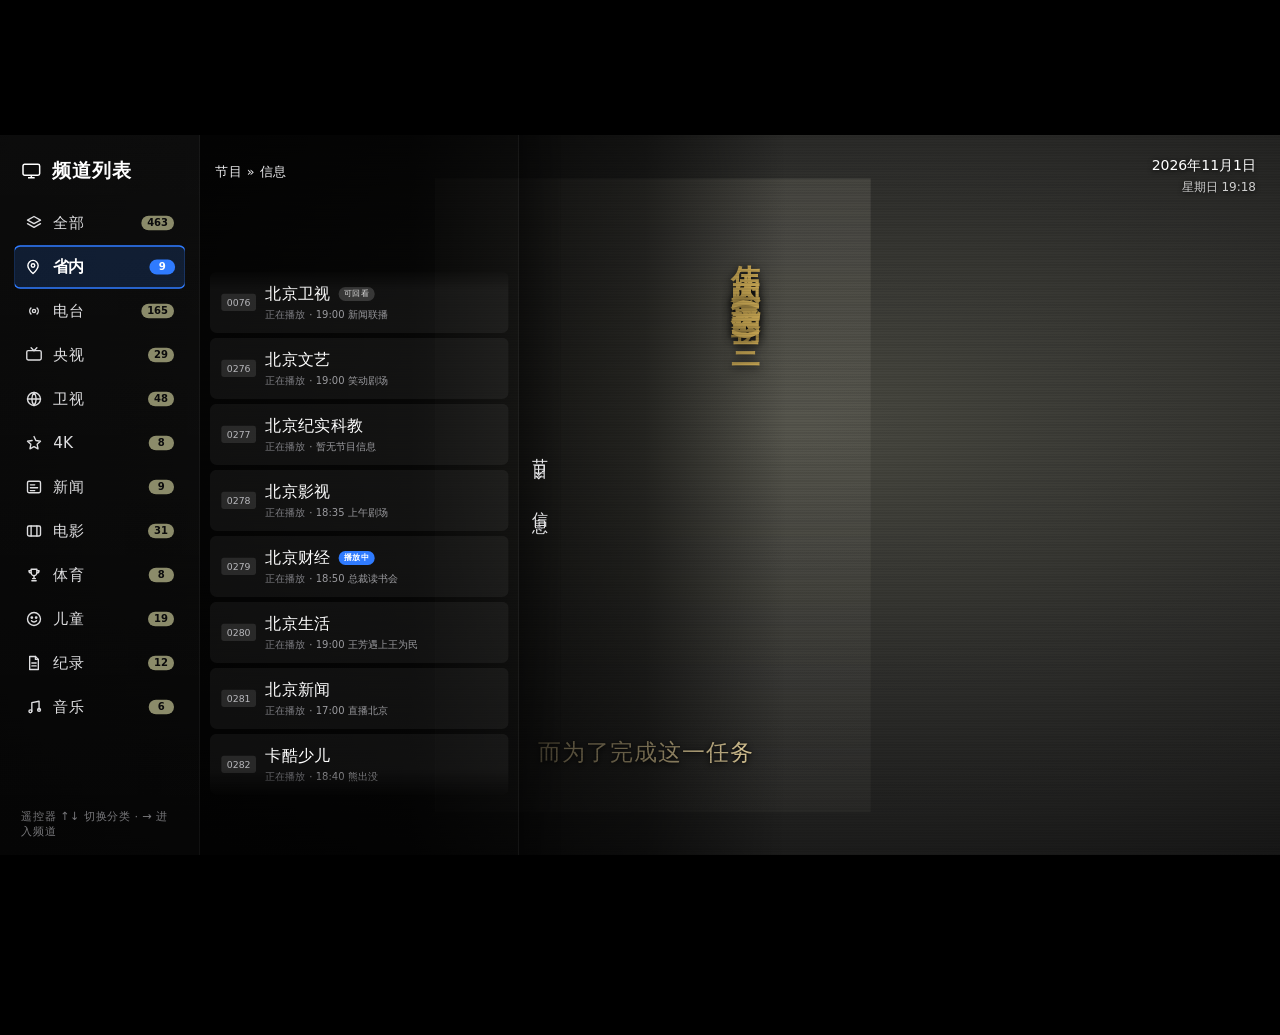
<file: preview/proto.html>
<!DOCTYPE html>
<html lang="zh-CN"><head><meta charset="utf-8">
<title>TV 播放器 UI 原型 1920x1080</title>
<style>
:root{
  --bg:#0b0b0c; --panel:rgba(255,255,255,.055); --panel2:rgba(255,255,255,.09);
  --line:rgba(255,255,255,.07); --txt:#fff; --sub:#9a9a9e;
  --focus:#2f7bff; --gold:#c9a227;
}
*{margin:0;padding:0;box-sizing:border-box;-webkit-font-smoothing:antialiased}
html,body{background:#000;height:100%;width:100%;overflow:hidden;display:flex;align-items:center;justify-content:center;
  font-family:"Noto Sans SC","PingFang SC",system-ui,sans-serif;color:var(--txt)}
#root{flex:none;width:1920px;height:1080px;background:var(--bg);position:relative;overflow:hidden;transform-origin:center center}

/* ---------- 播放层（铺满，最底层）---------- */
#video{position:absolute;inset:0;background:
  radial-gradient(120% 90% at 62% 40%, #4a4a42 0%, #2a2a28 45%, #141414 78%, #0b0b0c 100%);}
#video::after{content:"";position:absolute;inset:0;background:
  repeating-linear-gradient(0deg, rgba(0,0,0,.16) 0 2px, transparent 2px 4px);opacity:.5}
#video .pic{position:absolute;left:34%;top:6%;width:34%;height:88%;
  background:linear-gradient(180deg,rgba(190,185,170,.16),rgba(120,118,110,.10));
  border-left:1px solid rgba(255,255,255,.08);filter:blur(.3px)}
#video .pic b{position:absolute;writing-mode:vertical-rl;font-size:44px;letter-spacing:12px;
  color:#d8b45a;right:24%;top:10%;text-shadow:0 2px 14px rgba(0,0,0,.8);font-weight:700}
#video .sub{position:absolute;left:42%;bottom:12%;font-size:34px;color:#ffe9b0;
  text-shadow:0 3px 10px #000,0 0 2px #000;letter-spacing:2px}

/* ---------- 时间（右上）---------- */
#clock{position:absolute;right:36px;top:30px;text-align:right;z-index:40;
  font-size:21px;line-height:1.5;text-shadow:0 2px 8px rgba(0,0,0,.9)}
#clock i{font-style:normal;color:#cfcfcf;font-size:18px}

/* ---------- 遮罩：面板后面那层压暗 ---------- */
#scrim{position:absolute;left:0;top:0;bottom:0;width:1180px;z-index:5;pointer-events:none;
  background:linear-gradient(90deg,rgba(0,0,0,.94) 0%,rgba(0,0,0,.88) 52%,rgba(0,0,0,.55) 82%,rgba(0,0,0,0) 100%);
  transition:opacity .28s ease}
#root.peek #scrim{opacity:.25}

/* ---------- 三栏 ---------- */
#nav{position:absolute;left:0;top:0;bottom:0;width:300px;z-index:20;padding:34px 22px 0;
  background:linear-gradient(180deg,rgba(255,255,255,.04),rgba(255,255,255,.015));
  border-right:1px solid var(--line);display:flex;flex-direction:column}
#nav .hd{display:flex;align-items:center;gap:16px;padding:0 10px 26px;font-size:29px;font-weight:600;letter-spacing:1px}
#nav .hd svg{width:30px;height:30px}
#nav .list{flex:1;overflow:hidden;display:flex;flex-direction:column;gap:2px}
.nitem{height:64px;border-radius:10px;display:flex;align-items:center;gap:16px;padding:0 16px;
  font-size:23px;color:#dedee0;transition:background .16s,color .16s,transform .16s;position:relative}
.nitem svg{width:26px;height:26px;flex:none}
.nitem .nm{flex:1}
.nitem .ct{font-size:15px;font-weight:700;color:#0b0b0c;background:#8b8b6a;
  border-radius:20px;padding:2px 9px;min-width:38px;text-align:center}
.nitem.on{background:rgba(255,255,255,.10);color:#fff;font-weight:600}
.nitem.foc{background:rgba(47,123,255,.16);outline:2px solid var(--focus);
  outline-offset:-2px;transform:scale(1.015)}
.nitem.foc .ct{background:#2f7bff;color:#fff}
#nav .ft{padding:14px 10px 24px;font-size:17px;color:#77777a;letter-spacing:.5px}

/* 中栏 */
#chan{position:absolute;left:301px;top:0;bottom:0;width:476px;z-index:20;padding:26px 0 0}
#chan .hd{height:60px;display:flex;align-items:center;gap:10px;padding:0 22px;color:#ececee;
  font-size:19px;letter-spacing:1px}
.cyc{position:relative;flex:1;overflow:hidden;
  -webkit-mask-image:linear-gradient(180deg,transparent 0,#000 34px,#000 calc(100% - 46px),transparent 100%);
          mask-image:linear-gradient(180deg,transparent 0,#000 34px,#000 calc(100% - 46px),transparent 100%)}
.citem{height:92px;margin:7px 14px;padding:0 16px;border-radius:10px;display:flex;align-items:center;gap:14px;
  background:rgba(255,255,255,.05);border:1px solid transparent;transition:background .16s,border-color .16s,transform .16s}
.citem .no{width:52px;height:26px;border-radius:4px;background:rgba(255,255,255,.10);
  font-size:14px;color:#b9b9bd;display:flex;align-items:center;justify-content:center;flex:none}
.citem .body{flex:1;min-width:0}
.citem .t1{font-size:24px;letter-spacing:.5px;display:flex;align-items:center;gap:12px}
.badge{font-size:12px;padding:2px 8px;border-radius:10px;background:#2f7bff;color:#fff;font-weight:600}
.badge.gray{background:rgba(255,255,255,.16);color:#ddd;font-weight:500}
.citem .t2{font-size:15px;color:#9a9a9e;margin-top:7px;white-space:nowrap;overflow:hidden;text-overflow:ellipsis}
.citem .t2 em{font-style:normal;color:#7f7f84;margin-right:6px}
.citem.right{justify-content:flex-end;background:transparent;border-color:transparent}

/* ---------- 节目信息轨 ---------- */
#eps{position:absolute;left:777px;top:0;bottom:0;width:64px;z-index:20;
  display:flex;flex-direction:column;align-items:center;justify-content:center;gap:0;
  border-left:1px solid rgba(255,255,255,.09);
  background:linear-gradient(90deg,rgba(0,0,0,.35),rgba(0,0,0,.05));
  transition:opacity .28s}
#eps .t{writing-mode:vertical-rl;font-size:24px;letter-spacing:10px;color:#e8e8ea;
  display:flex;align-items:center;gap:6px}
#eps .ar{color:#8e8e93;font-size:18px;letter-spacing:0;margin:14px 0}

#root.peek #eps{opacity:0}
#root.peek #nav,#root.peek #chan{opacity:0}
#nav,#chan{transition:opacity .26s ease}

/* ---------- 设置弹窗 ---------- */
#dlg{position:absolute;left:50%;top:96px;transform:translateX(-50%) scale(.97);width:1300px;z-index:80;
  background:#232426;border:1px solid rgba(255,255,255,.10);border-radius:6px;
  box-shadow:0 24px 80px rgba(0,0,0,.75);opacity:0;pointer-events:none;transition:opacity .18s,transform .18s}
#root.dlg #dlg{opacity:1;pointer-events:auto;transform:translateX(-50%) scale(1)}
#dlg .bar{height:76px;display:flex;align-items:center;padding:0 24px;gap:10px;
  border-bottom:1px solid rgba(255,255,255,.10)}
#dlg .gear{width:30px;height:30px;color:#3b82f6;margin-right:16px}
.tab{height:52px;padding:0 26px;border-radius:4px;display:flex;align-items:center;
  font-size:21px;color:#d6d6d8;background:transparent;border:1px solid transparent}
.tab.on{color:#fff;font-weight:600;background:rgba(255,255,255,.06)}
.tab.foc{outline:2px solid #fff;outline-offset:-2px;color:#fff}
#dlg .ver{margin-left:auto;color:#9a9a9e;font-size:20px}
#dlg .x{width:44px;height:44px;display:flex;align-items:center;justify-content:center;
  font-size:26px;color:#d0d0d2;border-radius:4px}
#dlg .x.foc{outline:2px solid #fff;outline-offset:-2px;color:#fff}
#dlg .rows{padding:18px 24px 10px;max-height:800px;overflow:hidden}
.row{min-height:82px;display:flex;align-items:center;padding:0 18px;border-radius:4px;
  background:#2b2c2e;margin-bottom:12px;transition:background .14s,outline-color .14s;
  outline:2px solid transparent;outline-offset:-2px}
.row.foc{outline-color:#fff}
.row .lb{width:360px;flex:none}
.row .lb b{font-size:23px;font-weight:600;display:block}
.row .lb span{font-size:16px;color:#93939a;display:block;margin-top:5px}
.row .seg{margin-left:auto;display:flex;gap:12px}
.opt{height:50px;min-width:86px;padding:0 20px;border-radius:4px;background:#3a3b3e;
  display:flex;align-items:center;justify-content:center;gap:8px;font-size:20px;color:#e6e6e8}
.opt.sel{background:#31543a;color:#eaf7ee}
.opt.sel .chk{color:#4ade80;font-size:18px}
.opt.foc{outline:2px solid #fff;outline-offset:-2px}
#dlg .foot{height:62px;display:flex;align-items:center;gap:10px;padding:0 24px;
  border-top:1px solid rgba(255,255,255,.10);color:#b9b9bd;font-size:17px}
#dlg .foot .i{width:20px;height:20px;border-radius:50%;background:#3b82f6;color:#fff;
  font-size:13px;display:flex;align-items:center;justify-content:center;margin-right:4px}
#dlg .foot .r{margin-left:auto}
</style></head>
<body>
<div id="root">
  <div id="video"><div class="pic"><b>伟大的抗美援朝(三)</b></div>
    <div class="sub">而为了完成这一任务</div></div>
  <div id="scrim"></div>

  <div id="clock">2026年11月1日<br><i>星期日 19:18</i></div>

  <nav id="nav">
    <div class="hd">
      <svg viewBox="0 0 24 24" fill="none" stroke="#fff" stroke-width="1.8"><rect x="2" y="4" width="20" height="13" rx="2"/><path d="M8 20h8M12 17v3"/></svg>
      频道列表
    </div>
    <div class="list" id="navlist"></div>
    <div class="ft">遥控器 ↑↓ 切换分类 · → 进入频道</div>
  </nav>

  <div id="chan">
    <div class="hd">节目 » 信息</div>
    <div class="cyc" id="chlist"></div>
  </div>


  <div id="dlg">
    <div class="bar">
      <svg class="gear" viewBox="0 0 24 24" fill="none" stroke="currentColor" stroke-width="1.8">
        <circle cx="12" cy="12" r="3.2"/><path d="M12 2.5v3M12 18.5v3M2.5 12h3M18.5 12h3M5 5l2.1 2.1M16.9 16.9L19 19M19 5l-2.1 2.1M7.1 16.9L5 19"/></svg>
      <div class="tab">账户登录</div>
      <div class="tab on foc">播放设置</div>
      <div class="tab">手机助手</div>
      <div class="ver">v1.1.7</div>
      <div class="x">✕</div>
    </div>
    <div class="rows" id="rows"></div>
    <div class="foot"><span class="i">i</span>白框 = 当前焦点；打勾 = 已选中的值
      <span class="r">按 OK(Enter) 键修改配置，按 ESC 返回主画面</span></div>
  </div>
  <div id="eps"><div class="t">节目 » 信息</div><div class="ar">»</div></div>
</div>

<script>
const NAV=[
 ["全部","463","stack"],["省内","9","pin"],["电台","165","radio"],["央视","29","tv"],
 ["卫视","48","sat"],["4K","8","star"],["新闻","9","news"],["电影","31","film"],
 ["体育","8","cup"],["儿童","19","smile"],["纪录","12","doc"],["音乐","6","note"]
];
const ICO={
 stack:'<path d="M12 3l9 5-9 5-9-5 9-5z"/><path d="M3 13l9 5 9-5"/>',
 pin:'<path d="M12 21s7-6.4 7-11a7 7 0 10-14 0c0 4.6 7 11 7 11z"/><circle cx="12" cy="10" r="2.4"/>',
 radio:'<circle cx="12" cy="12" r="2.2"/><path d="M7.8 7.8a6 6 0 000 8.4M16.2 7.8a6 6 0 010 8.4"/>',
 tv:'<rect x="2" y="6" width="20" height="13" rx="2"/><path d="M8 2l4 4 4-4"/>',
 sat:'<circle cx="12" cy="12" r="9"/><path d="M3 12h18M12 3a15 15 0 010 18M12 3a15 15 0 000 18"/>',
 star:'<path d="M12 3l2.6 5.6L21 9.6l-4.6 4.2 1.2 6.2L12 17l-5.6 3 1.2-6.2L3 9.6l6.4-1"/>',
 news:'<rect x="3" y="4" width="18" height="16" rx="2"/><path d="M7 9h6M7 13h10M7 17h6"/>',
 film:'<rect x="3" y="5" width="18" height="14" rx="2"/><path d="M8 5v14M16 5v14"/>',
 cup:'<path d="M8 4h8v5a4 4 0 01-8 0V4z"/><path d="M8 6H5a3 3 0 003 3M16 6h3a3 3 0 01-3 3M10 17h4M12 13v4M9 20h6"/>',
 smile:'<circle cx="12" cy="12" r="9"/><path d="M8.5 14.5a4.6 4.6 0 007 0"/><circle cx="9" cy="10" r="1"/><circle cx="15" cy="10" r="1"/>',
 doc:'<path d="M6 3h8l4 4v14H6z"/><path d="M14 3v4h4M9 12h6M9 16h6"/>',
 note:'<path d="M9 18V6l10-2v12"/><circle cx="7" cy="18" r="2"/><circle cx="19" cy="16" r="2"/>'
};
const CHAN_BJ=[
 ["0076","北京卫视","正在播放 · 19:00 新闻联播","回看"],
 ["0276","北京文艺","正在播放 · 19:00 笑动剧场",""],
 ["0277","北京纪实科教","正在播放 · 暂无节目信息",""],
 ["0278","北京影视","正在播放 · 18:35 上午剧场",""],
 ["0279","北京财经","正在播放 · 18:50 总裁读书会","播放中"],
 ["0280","北京生活","正在播放 · 19:00 王芳遇上王为民",""],
 ["0281","北京新闻","正在播放 · 17:00 直播北京",""],
 ["0282","卡酷少儿","正在播放 · 18:40 熊出没",""]
];
const CHAN_ALL=[["0001","CCTV-1 综合","正在播放 · 19:00 新闻联播",""],["0002","CCTV-2 财经","正在播放 · 19:00 经济半小时",""],["0003","CCTV-5 体育","正在播放 · 19:30 体育新闻",""],["0005","CCTV-5+ 体育赛事","正在播放 · 19:00 赛事直播",""],["0006","CCTV-6 电影","正在播放 · 19:30 佳片有约",""],["0009","CCTV-9 纪录","正在播放 · 19:00 大美中国",""],["0013","CCTV-13 新闻","正在播放 · 19:00 新闻联播","回看"],["0017","CCTV-17 农业","正在播放 · 19:00 乡土",""],["0201","湖南卫视","正在播放 · 19:30 金鹰独播剧场",""],["0203","浙江卫视","正在播放 · 19:00 奔跑吧",""],["0208","东方卫视","正在播放 · 19:00 东方新闻",""],["0212","江苏卫视","正在播放 · 19:00 幸福剧场",""]];
let navFocus=1, chFocus=0;

function svg(p){return '<svg viewBox="0 0 24 24" fill="none" stroke="currentColor" stroke-width="1.9" stroke-linecap="round" stroke-linejoin="round">'+p+'</svg>';}

const nl=document.getElementById('navlist');
NAV.forEach((n,i)=>{
  const d=document.createElement('div');
  d.className='nitem'+(i===1?' on':'');
  d.innerHTML=svg(ICO[n[2]])+'<span class="nm">'+n[0]+'</span><span class="ct">'+n[1]+'</span>';
  nl.appendChild(d);
});
const cl=document.getElementById('chlist');
let DATA=CHAN_BJ;
function renderList(){
  cl.innerHTML=''; cl.style.transform='translateY(0)';
  DATA.forEach((c,i)=>{
    const d=document.createElement('div'); d.className='citem';
    let b='';
    if(c[3]==='回看') b='<span class="badge gray">可回看</span>';
    if(c[3]==='播放中') b='<span class="badge">播放中</span>';
    d.innerHTML='<div class="no">'+c[0]+'</div><div class="body"><div class="t1">'+c[1]+b+
      '</div><div class="t2"><em>正在播放</em>· '+c[2].replace('正在播放 · ','')+'</div></div>';
    cl.appendChild(d);
  });
  paint();
}
renderList();

function paint(){
  [...nl.children].forEach((e,i)=>e.classList.toggle('foc', i===navFocus));
  [...cl.children].forEach((e,i)=>e.classList.toggle('foc', i===chFocus));
  // 焦点保持可见：简单滚动
  const h=document.getElementById('chan').clientHeight;
  const itemH=106, cy=chFocus*itemH+40;
  let off=0;
  if(cy>h/2+80) off=-(cy-h/2-80);
  if(off<0) off=Math.min(0, off);
  cl.style.transform='translateY('+Math.max(off, -(cl.children.length*itemH-h+120))+'px)';
  cl.style.transition='transform .22s cubic-bezier(.2,.8,.3,1)';
}
paint();

function pickCat(){
  const name=NAV[navFocus][0];
  DATA = (name==='全部'||name==='省内') ? CHAN_BJ : CHAN_ALL;
  chFocus=0; renderList();
  [...nl.children].forEach((e,i)=>e.classList.toggle('on', i===navFocus));
}
// 键盘操作：←→ 切栏，↑↓ 移动，空格/回车 进入播放
let col=1; // 0=nav 1=chan
document.addEventListener('keydown',e=>{
  if(e.key==='ArrowLeft'){ if(col===1){col=0;} }
  else if(e.key==='ArrowRight'){ col=1; }
  else if(e.key==='ArrowUp'){ if(col===0) navFocus=Math.max(0,navFocus-1); else chFocus=Math.max(0,chFocus-1); }
  else if(e.key==='ArrowDown'){ if(col===0) navFocus=Math.min(NAV.length-1,navFocus+1); else chFocus=Math.min(CHAN.length-1,chFocus+1); }
  else if(e.key==='Enter'||e.key===' '){ if(col===0){ pickCat(); } }
  else if(e.key==='Escape'){ document.getElementById('root').classList.toggle('peek'); }
  if(e.key==='e'||e.key==='E'){ document.getElementById('root').classList.add('dlg'); renderSettings(); }
  if(col===0){ [...nl.children].forEach((e,i)=>e.classList.toggle('foc', i===navFocus)); [...cl.children].forEach(e=>e.classList.remove('foc')); }
  else paint();
  e.preventDefault();
});
// 点一下 = 模拟按 Esc 隐藏面板看视频
document.getElementById('root').addEventListener('click',()=>document.getElementById('root').classList.toggle('peek'));


/* ============ 设置页数据（按实际界面字段） ============ */
const SETTINGS=[
 {k:'画面比例', v:['自动适应','16:9','4:3','原始','铺满'], sel:0},
 {k:'EPG显示', v:['居左','居中'], sel:0},
 {k:'上下换台反转', v:['已开启 (ON)'], sel:0, d:'当前：下键上一个，上键下一个'},
 {k:'换台显示', v:['台号+EPG','台号','EPG'], sel:0, d:'换台时：台号和节目框 / 只台号 / 只节目框'},
 {k:'左右按键', v:['查看 EPG 回看','切源'], sel:0, d:'直播：左右键时移/出 EPG（默认）'},
 {k:'网速显示', v:['显示','隐藏'], sel:0},
 {k:'开机自动播放', v:['开启','关闭'], sel:1},
 {k:'解码方式', v:['硬件','软件'], sel:0, d:'低性能盒子软解会掉帧，仅在花屏时切换'}
];
let setRow=0, setOpt=0;
function renderSettings(){
  const w=document.getElementById('rows'); w.innerHTML='';
  SETTINGS.forEach((it,ri)=>{
    const r=document.createElement('div'); r.className='row'+(ri===setRow?' foc':'');
    let h='<div class="lb"><b>'+it.k+'</b>'+(it.d?'<span>'+it.d+'</span>':'')+'</div><div class="seg">';
    it.v.forEach((o,oi)=>{
      const on=oi===it.sel, fo=(ri===setRow&&oi===setOpt);
      h+='<div class="opt'+(on?' sel':'')+(fo?' foc':'')+'">'+(on?'<span class="chk">✓</span>':'')+o+'</div>';
    });
    h+='</div>';
    r.innerHTML=h; w.appendChild(r);
  });
}
/* 设置页键盘 */
document.addEventListener('keydown',e=>{
  const root=document.getElementById('root');
  if(!root.classList.contains('dlg')) return;
  if(e.key==='Escape'){ root.classList.remove('dlg'); return; }
  if(e.key==='ArrowUp')   setRow=(setRow+SETTINGS.length-1)%SETTINGS.length, setOpt=SETTINGS[setRow].sel;
  if(e.key==='ArrowDown') setRow=(setRow+1)%SETTINGS.length, setOpt=SETTINGS[setRow].sel;
  if(e.key==='ArrowLeft') setOpt=(setOpt+SETTINGS[setRow].v.length-1)%SETTINGS[setRow].v.length;
  if(e.key==='ArrowRight')setOpt=(setOpt+1)%SETTINGS[setRow].v.length;
  if(e.key==='Enter'){ SETTINGS[setRow].sel=setOpt; }
  renderSettings();
},true);

// 自适应缩放
function fit(){
  const s=Math.min(innerWidth/1920, innerHeight/1080);
  const r=document.getElementById('root');
  r.style.transform='scale('+s+')';
  r.style.marginLeft=((innerWidth-1920*s)/2)+'px';
  r.style.marginTop=((innerHeight-1080*s)/2)+'px';
}
addEventListener('resize',fit); fit();
</script>
</body></html>
</file>
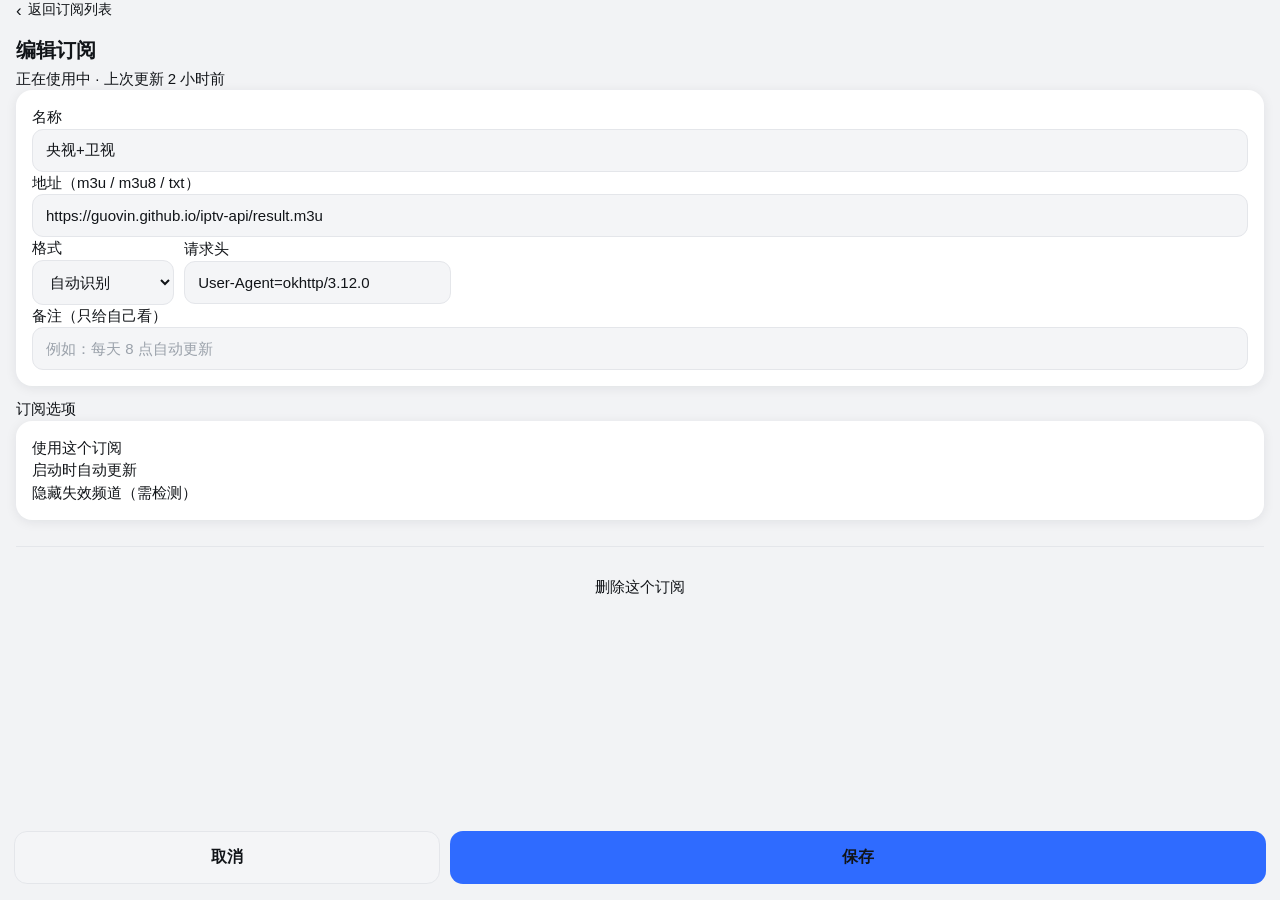
<file: app/src/main/assets/remote/edit.html>
<!DOCTYPE html>
<html lang="zh-CN">
<head>
<meta charset="utf-8">
<meta name="viewport" content="width=device-width,initial-scale=1,viewport-fit=cover">
<meta name="theme-color" content="#0B0B0C">
<title>编辑订阅 · MinTV</title>
<link rel="stylesheet" href="app.css">
<style>
  .back{display:inline-flex;align-items:center;gap:6px;color:var(--sub);
    font-size:13.5px;margin-bottom:14px;text-decoration:none}
  .back span{font-size:17px;line-height:1}
  .hd2{font-size:20px;font-weight:600;margin:0 0 3px}
  .hd2 + .ip{margin-left:0}
  .del-wrap{margin-top:26px;padding-top:18px;border-top:1px solid var(--line)}
  .del{width:100%;background:transparent;border:1px solid var(--red);
    color:var(--red);border-radius:12px;padding:13px;font-size:14.5px;
    font-family:inherit}
  .del:active{background:rgba(192,57,43,.08)}
  .savebar{position:fixed;left:14px;right:14px;
    bottom:calc(16px + env(safe-area-inset-bottom));display:flex;gap:10px}
  .savebar button{flex:1;border:0;border-radius:13px;padding:15px;
    font-size:15.5px;font-weight:600;font-family:inherit}
  .savebar .ghost{background:var(--card2);color:var(--text);border:1px solid var(--line);flex:0 0 34%}
  .savebar .main{background:var(--blue);color:var(--save-fg)}
</style>
</head>
<body>

<a class="back" href="subscriptions.html"><span>‹</span>返回订阅列表</a>
<h1 class="hd2">编辑订阅</h1>
<div class="ip">正在使用中 · 上次更新 2 小时前</div>

<div class="card">
  <label>名称</label>
  <input value="央视+卫视">

  <label>地址（m3u / m3u8 / txt）</label>
  <input value="https://guovin.github.io/iptv-api/result.m3u">

  <div class="row">
    <div>
      <label>格式</label>
      <select><option>自动识别</option><option>m3u</option><option>txt</option></select>
    </div>
    <div>
      <label>请求头</label>
      <input placeholder="UA / Referer" value="User-Agent=okhttp/3.12.0">
    </div>
  </div>

  <label>备注（只给自己看）</label>
  <input placeholder="例如：每天 8 点自动更新">
</div>

<div class="sec">订阅选项</div>
<div class="card">
  <div class="sw"><span>使用这个订阅</span><span class="toggle on"></span></div>
  <div class="sw"><span>启动时自动更新</span><span class="toggle on"></span></div>
  <div class="sw"><span>隐藏失效频道（需检测）</span><span class="toggle"></span></div>
</div>

<div class="del-wrap">
  <button class="del">删除这个订阅</button>
</div>

<div class="savebar">
  <button class="ghost">取消</button>
  <button class="main">保存</button>
</div>

<script>
document.querySelectorAll('.toggle').forEach(function(t){
  t.addEventListener('click', function(){ t.classList.toggle('on'); });
});
</script>
<script src="theme.js"></script>
</body>
</html>
</file>
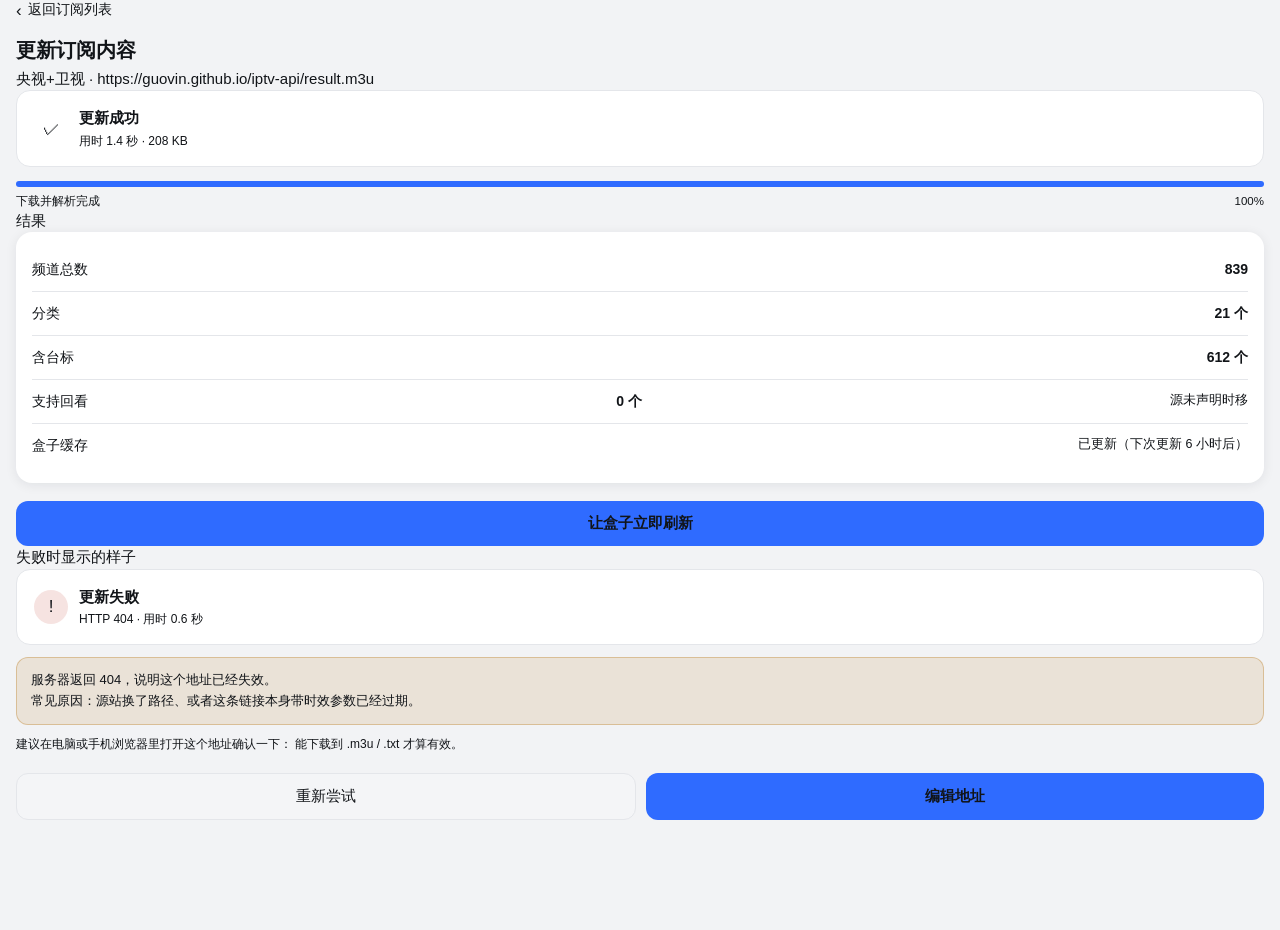
<file: app/src/main/assets/remote/update.html>
<!DOCTYPE html>
<html lang="zh-CN">
<head>
<meta charset="utf-8">
<meta name="viewport" content="width=device-width,initial-scale=1,viewport-fit=cover">
<meta name="theme-color" content="#0B0B0C">
<title>更新订阅 · MinTV</title>
<link rel="stylesheet" href="app.css">
<style>
  .back{display:inline-flex;align-items:center;gap:6px;color:var(--sub);
    font-size:13.5px;margin-bottom:14px;text-decoration:none}
  .back span{font-size:17px;line-height:1}
  .hd2{font-size:20px;font-weight:600;margin:0 0 3px}
  .hd2 + .ip{margin-left:0}

  .state{display:flex;align-items:center;gap:11px;padding:16px 17px;
    border-radius:14px;background:var(--card);border:1px solid var(--line)}
  .state .ic{width:34px;height:34px;border-radius:50%;display:flex;
    align-items:center;justify-content:center;font-size:17px;flex:0 0 auto}
  .state.ok .ic{background:var(--tag-live);color:var(--tag-live-fg)}
  .state.bad .ic{background:rgba(192,57,43,.14);color:var(--red)}
  .state .t{font-size:15px;font-weight:600}
  .state .s{font-size:12px;color:var(--sub);margin-top:2px}

  .bar{height:6px;border-radius:3px;background:var(--line);overflow:hidden;margin:14px 0 6px}
  .bar i{display:block;height:100%;background:var(--blue);width:100%}
  .pct{display:flex;justify-content:space-between;font-size:11.5px;color:var(--sub)}

  .kv{display:flex;justify-content:space-between;padding:11px 0;
    border-bottom:1px solid var(--line);font-size:14px}
  .kv:last-child{border-bottom:0}
  .kv b{font-weight:600}
  .kv .u{color:var(--sub);font-size:12.5px}

  .warn{background:rgba(178,106,0,.12);border:1px solid rgba(178,106,0,.3);
    color:var(--amber);border-radius:12px;padding:12px 14px;font-size:13px;
    margin-top:12px;line-height:1.6}
  .tip{font-size:12px;color:var(--sub);margin-top:10px;line-height:1.65}

  .actions{display:flex;gap:10px;margin-top:18px}
  .actions button{flex:1;border-radius:12px;padding:13px;font-size:14.5px;
    font-family:inherit;border:1px solid var(--line);background:var(--card2);color:var(--text)}
  .actions button.main{background:var(--blue);color:var(--save-fg);border:0;font-weight:600}
</style>
</head>
<body>

<a class="back" href="subscriptions.html"><span>‹</span>返回订阅列表</a>
<h1 class="hd2">更新订阅内容</h1>
<div class="ip">央视+卫视 · https://guovin.github.io/iptv-api/result.m3u</div>

<!-- 成功态 -->
<div class="state ok">
  <div class="ic">✓</div>
  <div>
    <div class="t">更新成功</div>
    <div class="s">用时 1.4 秒 · 208 KB</div>
  </div>
</div>

<div class="bar"><i></i></div>
<div class="pct"><span>下载并解析完成</span><span>100%</span></div>

<div class="sec">结果</div>
<div class="card">
  <div class="kv"><span>频道总数</span><b>839</b></div>
  <div class="kv"><span>分类</span><b>21 个</b></div>
  <div class="kv"><span>含台标</span><b>612 个</b></div>
  <div class="kv"><span>支持回看</span><b>0 个</b><span class="u">源未声明时移</span></div>
  <div class="kv"><span>盒子缓存</span><span class="u">已更新（下次更新 6 小时后）</span></div>
</div>

<div class="actions">
  <button class="main">让盒子立即刷新</button>
</div>

<div class="sec">失败时显示的样子</div>

<div class="state bad">
  <div class="ic">!</div>
  <div>
    <div class="t">更新失败</div>
    <div class="s">HTTP 404 · 用时 0.6 秒</div>
  </div>
</div>

<div class="warn">
  服务器返回 404，说明这个地址已经失效。<br>
  常见原因：源站换了路径、或者这条链接本身带时效参数已经过期。
</div>

<div class="tip">
  建议在电脑或手机浏览器里打开这个地址确认一下：
  能下载到 .m3u / .txt 才算有效。
</div>

<div class="actions">
  <button>重新尝试</button>
  <button class="main">编辑地址</button>
</div>

<script src="theme.js"></script>
</body>
</html>
</file>
<file: app/src/main/assets/remote/app.css>
/* ============================================================
   MinTV 手机页面公共样式
   主题：跟随系统 / 浅色 / 深色（theme.js 切换 <html data-theme>）
   所有页面共用，改一处即全部生效。
   ============================================================ */

:root{
  --bg:#0B0D10; --card:#131619; --card2:#1B1F23; --line:#252B31;
  --text:#E8EAED; --muted:#8A939C; --dim:#5E676F;
  --blue:#3B82F6; --blue-dim:#12233C; --hover:#1E242A;
  --ok:#2EA85A;
  --shadow:0 2px 12px rgba(0,0,0,.45);
  --radius:16px;
}
@media (prefers-color-scheme: light){
  :root{
    --bg:#F2F3F5; --card:#FFFFFF; --card2:#F4F5F7; --line:#E4E6EA;
    --text:#111418; --muted:#6B7280; --dim:#9AA1AA;
    --blue:#2F6BFF; --blue-dim:#E8EFFF; --hover:#F0F2F5;
    --ok:#1F8F4D;
    --shadow:0 2px 12px rgba(16,20,32,.08);
  }
}
:root[data-theme="dark"]{
  --bg:#0B0D10; --card:#131619; --card2:#1B1F23; --line:#252B31;
  --text:#E8EAED; --muted:#8A939C; --dim:#5E676F;
  --blue:#3B82F6; --blue-dim:#12233C; --hover:#1E242A;
  --ok:#2EA85A; --shadow:0 2px 12px rgba(0,0,0,.45);
}
:root[data-theme="light"]{
  --bg:#F2F3F5; --card:#FFFFFF; --card2:#F4F5F7; --line:#E4E6EA;
  --text:#111418; --muted:#6B7280; --dim:#9AA1AA;
  --blue:#2F6BFF; --blue-dim:#E8EFFF; --hover:#F0F2F5;
  --ok:#1F8F4D; --shadow:0 2px 12px rgba(16,20,32,.08);
}

*{box-sizing:border-box;-webkit-tap-highlight-color:transparent}
html,body{margin:0;padding:0}
body{
  background:var(--bg); color:var(--text);
  font:15px/1.5 -apple-system,BlinkMacSystemFont,"Segoe UI","PingFang SC",
       "Hiragino Sans GB","Microsoft YaHei",sans-serif;
  padding:0 16px 110px;
  -webkit-font-smoothing:antialiased;
}

/* ---------- 顶部：标题 + 主题按钮固定在右上角 ---------- */
.head{
  position:relative;
  padding:18px 0 14px;
  display:flex; align-items:flex-start; gap:12px;
}
.head h1{margin:0;font-size:21px;font-weight:700;letter-spacing:-.02em}
.head .sub{display:flex;align-items:center;gap:7px;margin-top:5px;
  font-size:12.5px;color:var(--muted)}
.head .grow{flex:1;min-width:0}

/* 主题按钮：绝对定位到右上角 */
.theme,.themebtn{
  position:absolute; top:16px; right:0;
  border:1px solid var(--line); background:var(--card); color:var(--muted);
  font-size:12px; padding:6px 12px; border-radius:15px; cursor:pointer;
  font-family:inherit; line-height:1.4;
}
.theme:active,.themebtn:active{background:var(--hover)}

/* ---------- 页面切换 ---------- */
.navtabs{display:flex;gap:8px;margin:0 0 16px;overflow-x:auto;padding-bottom:2px}
.navtabs::-webkit-scrollbar{display:none}
.navtabs a{
  flex:1 0 auto;min-width:68px;text-align:center;padding:10px 4px;
  border-radius:12px;font-size:14px;white-space:nowrap;
  color:var(--muted);text-decoration:none;background:var(--card);
  transition:background .15s;
}
.navtabs a.on{background:var(--blue-dim);color:var(--blue);font-weight:600}

/* ---------- 卡片 ---------- */
.card{
  background:var(--card); border-radius:var(--radius);
  box-shadow:var(--shadow); padding:16px; margin-bottom:12px;
}
.card.active{border:1px solid var(--blue)}
.card.empty{color:var(--muted);font-size:14px;line-height:1.7;text-align:center;padding:28px 16px}

/* ---------- 分区标题 ---------- */
.sect{
  display:flex; align-items:center; justify-content:space-between;
  margin:20px 2px 10px; font-size:12.5px; color:var(--muted);
  letter-spacing:.04em;
}
.sect b{color:var(--text);font-weight:600}

/* ---------- 表单 ---------- */
.lbl{display:block;font-size:12.5px;color:var(--muted);margin:14px 0 6px}
.lbl:first-child{margin-top:0}
input,textarea,select{
  width:100%; padding:12px 13px; border-radius:11px;
  border:1px solid var(--line); background:var(--card2); color:var(--text);
  font-size:15px; font-family:inherit; outline:none;
  transition:border-color .15s;
}
input:focus,textarea:focus,select:focus{border-color:var(--blue)}
textarea{resize:vertical;line-height:1.6;font-family:ui-monospace,monospace;font-size:13.5px}
::placeholder{color:var(--dim)}
.hint{font-size:12px;color:var(--dim);margin:9px 0 0;line-height:1.6}

/* ---------- 按钮 ---------- */
button.primary,.primary{
  width:100%; padding:14px; border:0; border-radius:12px;
  background:var(--blue); color:#fff; font-size:15.5px; font-weight:600;
  font-family:inherit; cursor:pointer; margin-top:6px;
}
button.primary:active,.primary:active{filter:brightness(.92)}
.primary.big{position:fixed; left:16px; right:16px; bottom:20px; width:auto;
  margin:0; box-shadow:0 6px 24px rgba(0,0,0,.28); z-index:8}
@media (min-width:520px){ .primary.big{position:static;width:100%;margin-top:6px} }

/* ---------- 列表行 ---------- */
.row{display:flex;align-items:center;gap:10px}
.grow{flex:1;min-width:0}
.item{
  display:flex;align-items:center;gap:10px;padding:14px 16px;
  background:var(--card);border-radius:12px;margin-bottom:8px;
  box-shadow:var(--shadow);font-size:15px;
}
.item .n{color:var(--muted);font-size:12.5px;min-width:44px;
  font-variant-numeric:tabular-nums}
.item.on{background:var(--blue-dim);color:var(--blue);font-weight:600}
.item:active{background:var(--hover)}

/* ---------- 小圆点状态 ---------- */
.dot{width:8px;height:8px;border-radius:50%;background:var(--dim);
  display:inline-block;flex:0 0 auto}
.dot.ok{background:var(--ok);box-shadow:0 0 0 3px rgba(46,168,90,.18)}
.dot.warn{background:#E8A33D;box-shadow:0 0 0 3px rgba(232,163,61,.18)}

/* ---------- Toast ---------- */
.toast{
  position:fixed;left:50%;bottom:96px;transform:translateX(-50%) translateY(8px);
  background:rgba(24,26,30,.94);color:#fff;font-size:13.5px;padding:10px 18px;
  border-radius:20px;opacity:0;pointer-events:none;
  transition:opacity .18s,transform .18s;z-index:20;max-width:80vw;text-align:center;
}
.toast.on{opacity:1;transform:translateX(-50%) translateY(0)}
</file>
